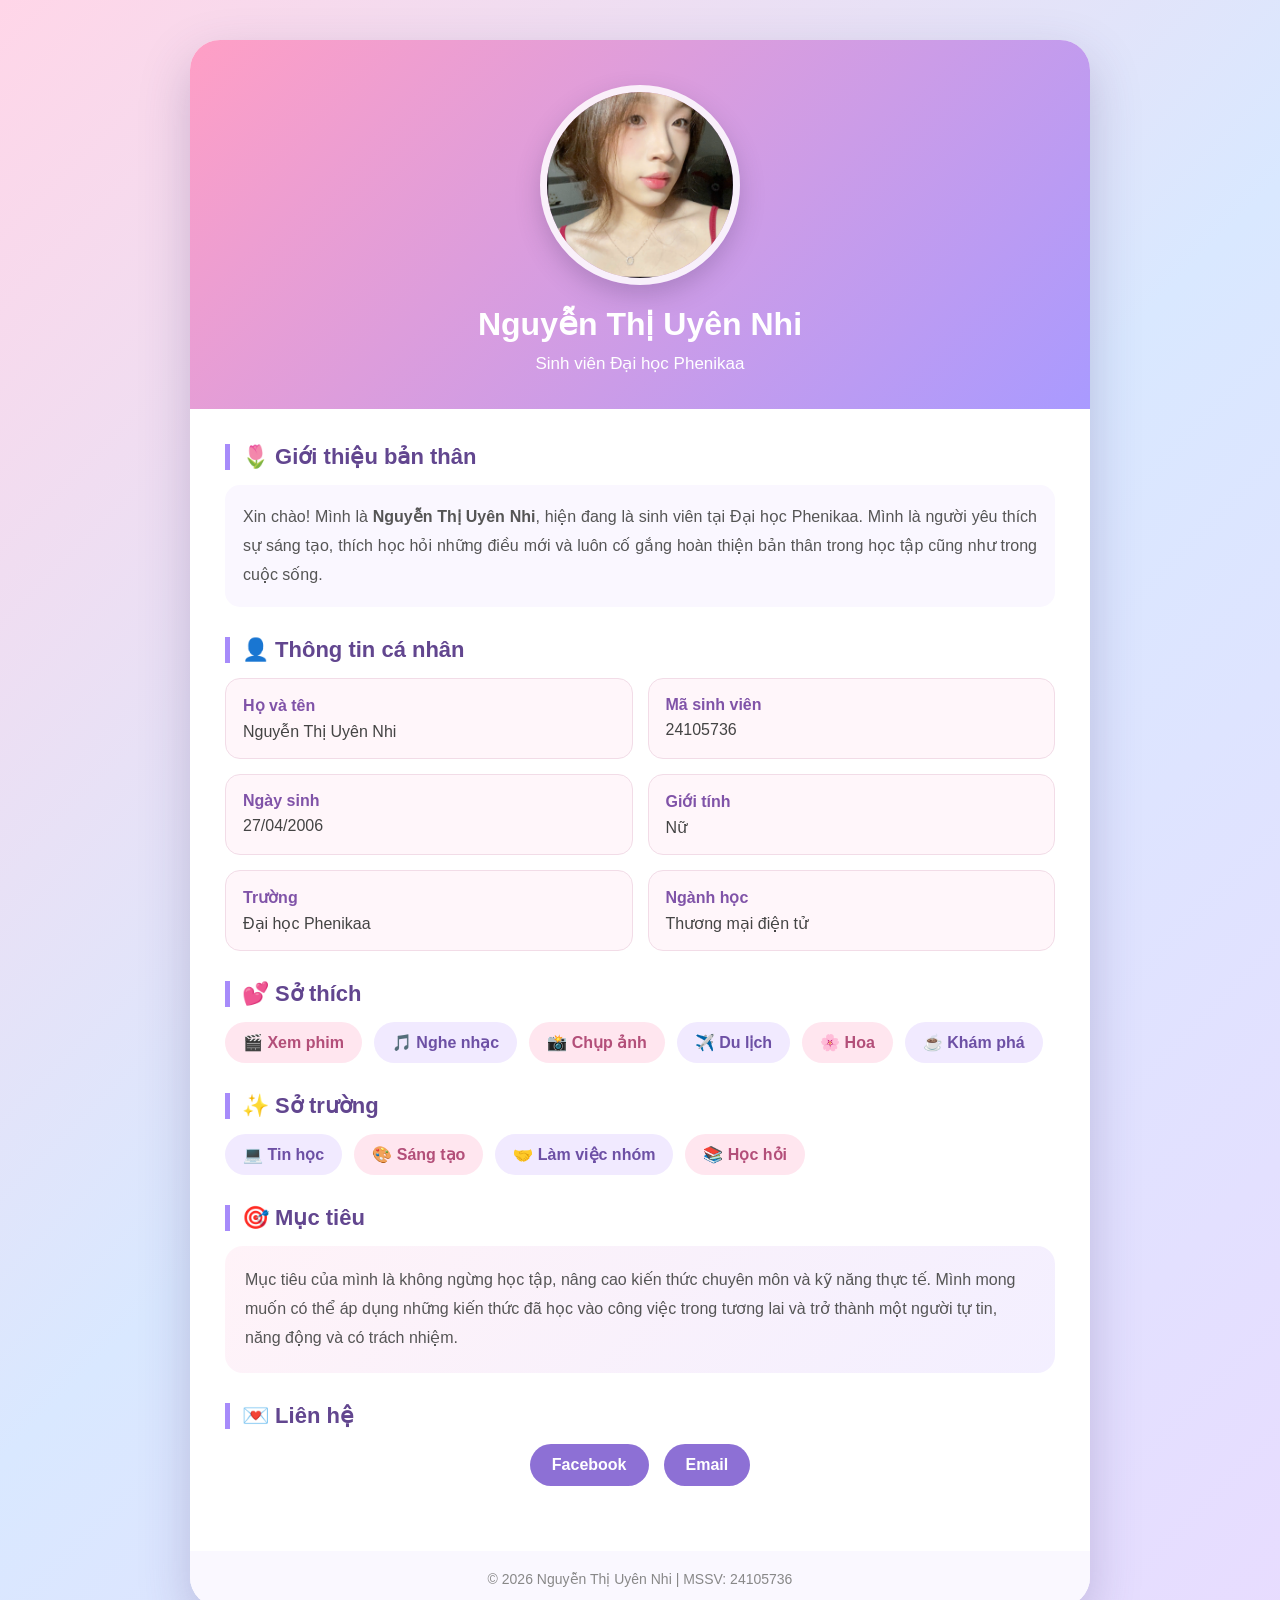
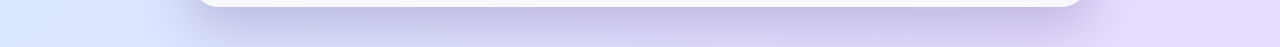
<file: tasks/Nguyễn Thị Uyên Nhi/index.html>
<!DOCTYPE html>
<html lang="vi">
<head>
    <meta charset="UTF-8">
    <meta name="viewport" content="width=device-width, initial-scale=1.0">
    <title>Trang cá nhân - Nguyễn Thị Uyên Nhi</title>

    <style>
        * {
            margin: 0;
            padding: 0;
            box-sizing: border-box;
        }

        body {
            font-family: Arial, Helvetica, sans-serif;
            min-height: 100vh;
            display: flex;
            justify-content: center;
            align-items: center;
            padding: 40px 20px;
            background: linear-gradient(135deg, #ffd6e8, #d9e8ff, #e8dcff);
        }

        .container {
            width: 900px;
            max-width: 100%;
            background: white;
            border-radius: 30px;
            overflow: hidden;
            box-shadow: 0 20px 50px rgba(80, 60, 120, 0.25);
        }

        .header {
            text-align: center;
            padding: 45px 30px 35px;
            background: linear-gradient(135deg, #ff9fc5, #a99aff);
            color: white;
        }

        .avatar {
            width: 200px;
            height: 200px;
            object-fit: cover;
            margin: 0 auto 20px;
            border-radius: 50%;
            display: block;
            border: 7px solid rgba(255, 255, 255, 0.85);
            box-shadow: 0 10px 25px rgba(70, 50, 100, 0.25);
        }

        .header h1 {
            font-size: 32px;
            margin-bottom: 10px;
        }

        .header p {
            font-size: 17px;
        }

        .content {
            padding: 35px;
        }

        .section {
            margin-bottom: 30px;
        }

        .section h2 {
            color: #62468f;
            font-size: 22px;
            margin-bottom: 15px;
            border-left: 5px solid #a78bfa;
            padding-left: 12px;
        }

        .intro {
            color: #555;
            line-height: 1.8;
            text-align: justify;
            background-color: #faf7ff;
            padding: 18px;
            border-radius: 15px;
        }

        .information {
            display: grid;
            grid-template-columns: repeat(2, 1fr);
            gap: 15px;
        }

        .info-box {
            padding: 17px;
            background-color: #fff6fa;
            border-radius: 15px;
            border: 1px solid #f2dce7;
            transition: 0.3s;
        }

        .info-box:hover {
            transform: translateY(-4px);
            box-shadow: 0 8px 20px rgba(150, 100, 150, 0.15);
        }

        .info-box strong {
            display: block;
            color: #8053a8;
            margin-bottom: 7px;
        }

        .info-box span {
            color: #444;
        }

        .skills {
            display: flex;
            flex-wrap: wrap;
            gap: 12px;
        }

        .tag {
            padding: 11px 18px;
            border-radius: 30px;
            background-color: #f1eaff;
            color: #6d50a5;
            font-weight: bold;
            transition: 0.3s;
        }

        .tag:hover {
            transform: scale(1.05);
        }

        .tag.pink {
            background-color: #ffe6ef;
            color: #b34f79;
        }

        .goal {
            padding: 20px;
            background: linear-gradient(135deg, #fff3f8, #f3efff);
            border-radius: 18px;
            color: #555;
            line-height: 1.8;
        }

        .contact {
            display: flex;
            justify-content: center;
            gap: 15px;
            flex-wrap: wrap;
        }

        .contact a {
            text-decoration: none;
            padding: 12px 22px;
            border-radius: 25px;
            background-color: #8d70d5;
            color: white;
            font-weight: bold;
            transition: 0.3s;
        }

        .contact a:hover {
            background-color: #6f54b5;
            transform: translateY(-3px);
        }

        .footer {
            text-align: center;
            padding: 20px;
            background-color: #faf8ff;
            color: #888;
            font-size: 14px;
        }

        @media (max-width: 650px) {
            body {
                padding: 15px;
            }

            .header h1 {
                font-size: 26px;
            }

            .content {
                padding: 25px 20px;
            }

            .information {
                grid-template-columns: 1fr;
            }

            .avatar {
                width: 115px;
                height: 115px;
                font-size: 45px;
            }
        }
    </style>
</head>

<body>

    <div class="container">

        <header class="header">
            <img src="../img/nhi.png" alt="Nguyễn Thị Uyên Nhi" class="avatar" width="200">

            <h1>Nguyễn Thị Uyên Nhi</h1>

            <p>Sinh viên Đại học Phenikaa</p>
        </header>

        <main class="content">

            <section class="section">
                <h2>🌷 Giới thiệu bản thân</h2>

                <p class="intro">
                    Xin chào! Mình là <strong>Nguyễn Thị Uyên Nhi</strong>,
                    hiện đang là sinh viên tại Đại học Phenikaa.
                    Mình là người yêu thích sự sáng tạo, thích học hỏi
                    những điều mới và luôn cố gắng hoàn thiện bản thân
                    trong học tập cũng như trong cuộc sống.
                </p>
            </section>

            <section class="section">
                <h2>👤 Thông tin cá nhân</h2>

                <div class="information">

                    <div class="info-box">
                        <strong>Họ và tên</strong>
                        <span>Nguyễn Thị Uyên Nhi</span>
                    </div>

                    <div class="info-box">
                        <strong>Mã sinh viên</strong>
                        <span>24105736</span>
                    </div>

                    <div class="info-box">
                        <strong>Ngày sinh</strong>
                        <span>27/04/2006</span>
                    </div>

                    <div class="info-box">
                        <strong>Giới tính</strong>
                        <span>Nữ</span>
                    </div>

                    <div class="info-box">
                        <strong>Trường</strong>
                        <span>Đại học Phenikaa</span>
                    </div>

                    <div class="info-box">
                        <strong>Ngành học</strong>
                        <span>Thương mại điện tử</span>
                    </div>

                </div>
            </section>

            <section class="section">
                <h2>💕 Sở thích</h2>

                <div class="skills">
                    <span class="tag pink">🎬 Xem phim</span>
                    <span class="tag">🎵 Nghe nhạc</span>
                    <span class="tag pink">📸 Chụp ảnh</span>
                    <span class="tag">✈️ Du lịch</span>
                    <span class="tag pink">🌸 Hoa</span>
                    <span class="tag">☕ Khám phá</span>
                </div>
            </section>

            <section class="section">
                <h2>✨ Sở trường</h2>

                <div class="skills">
                    <span class="tag">💻 Tin học</span>
                    <span class="tag pink">🎨 Sáng tạo</span>
                    <span class="tag">🤝 Làm việc nhóm</span>
                    <span class="tag pink">📚 Học hỏi</span>
                </div>
            </section>

            <section class="section">
                <h2>🎯 Mục tiêu</h2>

                <p class="goal">
                    Mục tiêu của mình là không ngừng học tập, nâng cao
                    kiến thức chuyên môn và kỹ năng thực tế. Mình mong
                    muốn có thể áp dụng những kiến thức đã học vào công
                    việc trong tương lai và trở thành một người tự tin,
                    năng động và có trách nhiệm.
                </p>
            </section>

            <section class="section">
                <h2>💌 Liên hệ</h2>

                <div class="contact">
                    <a href="#">Facebook</a>
                    <a href="#">Email</a>
                </div>
            </section>

        </main>

        <footer class="footer">
            © 2026 Nguyễn Thị Uyên Nhi | MSSV: 24105736
        </footer>

    </div>

</body>
</html>
</file>
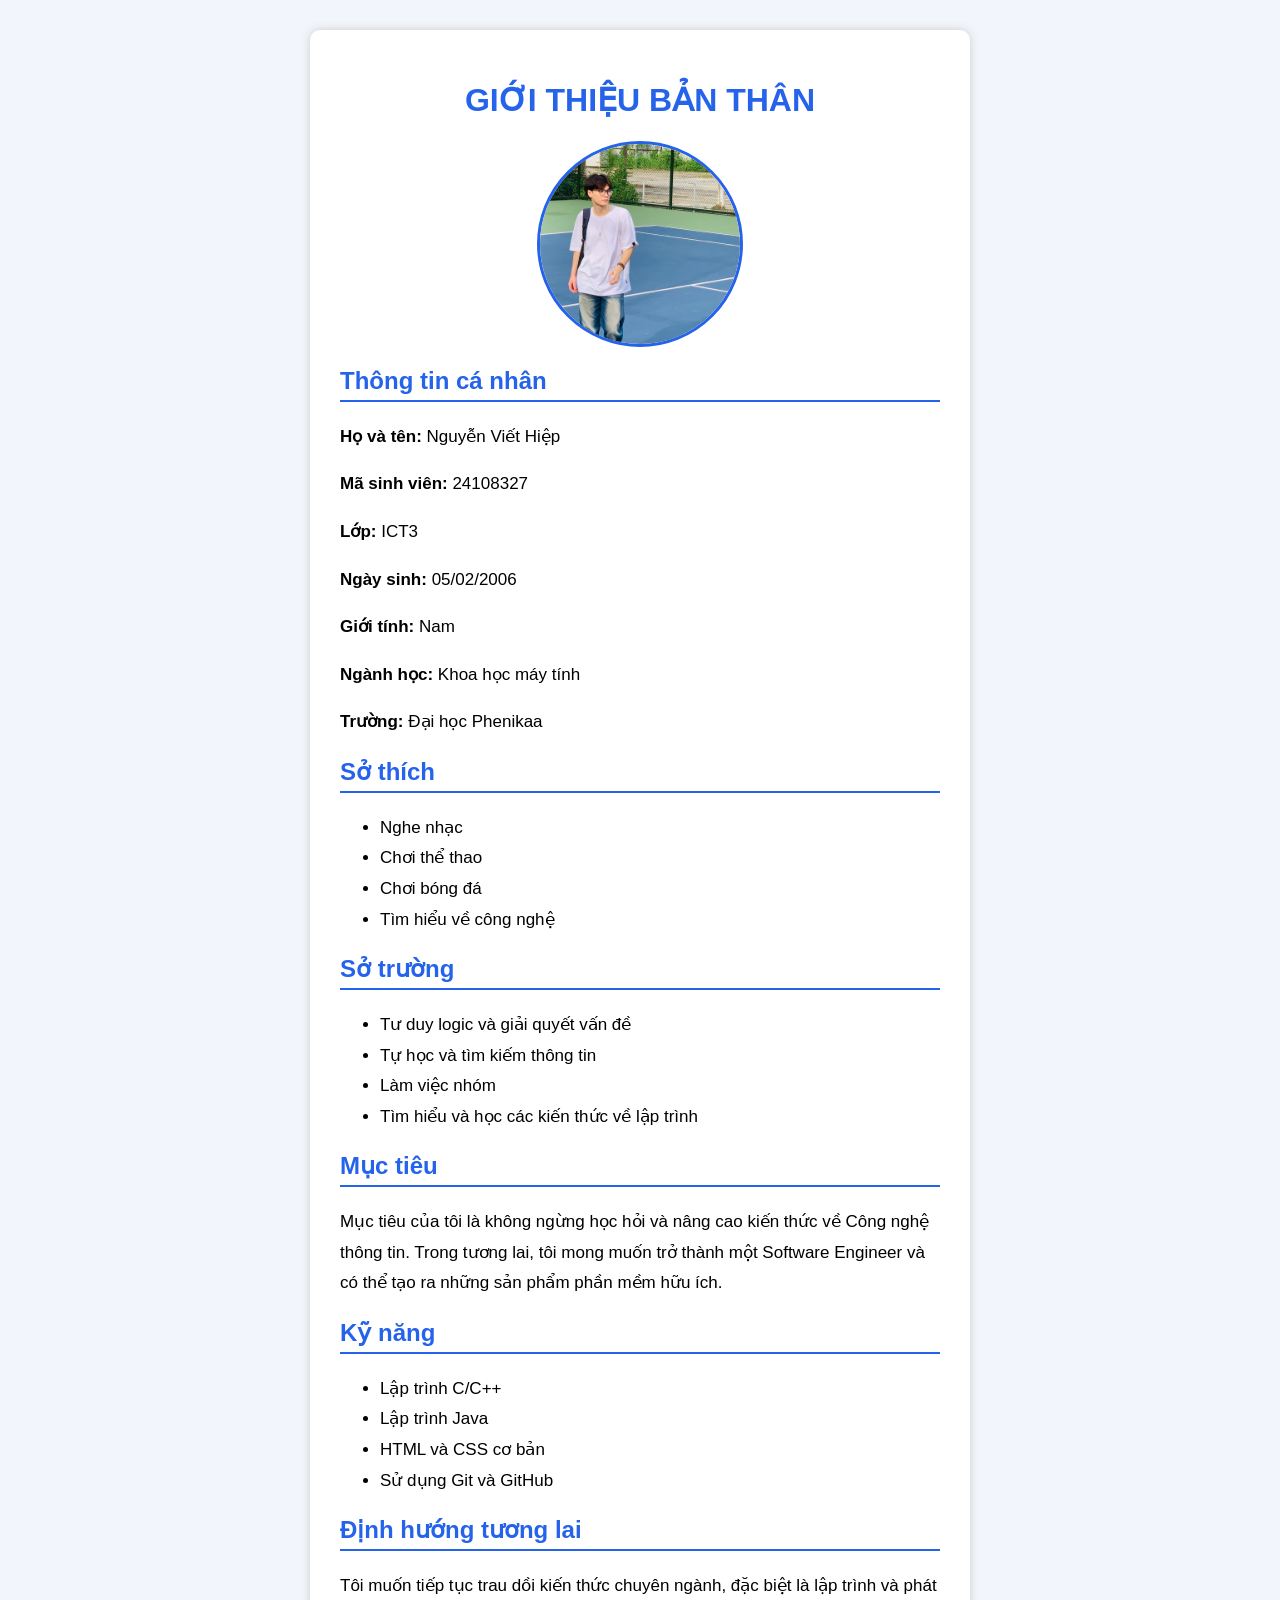
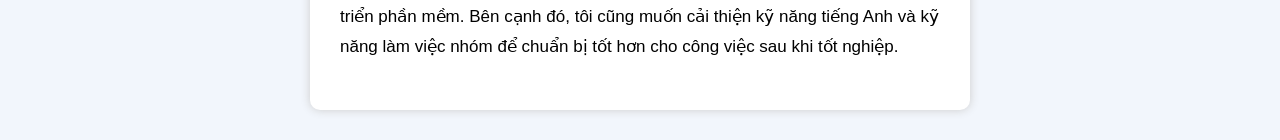
<file: tasks/Nguyễn Viết Hiệp/index.html>
<!DOCTYPE html>
<html lang="vi">
<head>
    <meta charset="UTF-8">
    <title>Giới thiệu bản thân</title>

    <style>
        body {
            font-family: Arial, sans-serif;
            background-color: #f2f6fc;
            margin: 0;
            padding: 30px;
        }

        .container {
            width: 600px;
            margin: auto;
            background-color: white;
            padding: 30px;
            border-radius: 10px;
            box-shadow: 0 0 10px #ccc;
        }

        h1 {
            text-align: center;
            color: #2563eb;
        }

        h2 {
            color: #2563eb;
            border-bottom: 2px solid #2563eb;
            padding-bottom: 5px;
        }

        .avatar {
            display: block;
            width: 200px;
            height: 200px;
            object-fit: cover;
            border-radius: 50%;
            margin: 20px auto;
            border: 3px solid #2563eb;
        }

        p, li {
            font-size: 17px;
            line-height: 1.8;
        }
    </style>
</head>

<body>

    <div class="container">

        <h1>GIỚI THIỆU BẢN THÂN</h1>

        <img src="../img/avt.jpg" alt="Ảnh đại diện" class="avatar">

        <h2>Thông tin cá nhân</h2>

        <p><b>Họ và tên:</b> Nguyễn Viết Hiệp</p>
        <p><b>Mã sinh viên:</b> 24108327</p>
        <p><b>Lớp:</b> ICT3</p>
        <p><b>Ngày sinh:</b> 05/02/2006</p>
        <p><b>Giới tính:</b> Nam</p>
        <p><b>Ngành học:</b> Khoa học máy tính</p>
        <p><b>Trường:</b> Đại học Phenikaa</p>


        <h2>Sở thích</h2>

        <ul>
            <li>Nghe nhạc</li>
            <li>Chơi thể thao</li>
            <li>Chơi bóng đá</li>
            <li>Tìm hiểu về công nghệ</li>
        </ul>


        <h2>Sở trường</h2>

        <ul>
            <li>Tư duy logic và giải quyết vấn đề</li>
            <li>Tự học và tìm kiếm thông tin</li>
            <li>Làm việc nhóm</li>
            <li>Tìm hiểu và học các kiến thức về lập trình</li>
        </ul>


        <h2>Mục tiêu</h2>

        <p>
            Mục tiêu của tôi là không ngừng học hỏi và nâng cao kiến thức
            về Công nghệ thông tin. Trong tương lai, tôi mong muốn trở thành
            một Software Engineer và có thể tạo ra những sản phẩm phần mềm
            hữu ích.
        </p>


        <h2>Kỹ năng</h2>

        <ul>
            <li>Lập trình C/C++</li>
            <li>Lập trình Java</li>
            <li>HTML và CSS cơ bản</li>
            <li>Sử dụng Git và GitHub</li>
        </ul>


        <h2>Định hướng tương lai</h2>

        <p>
            Tôi muốn tiếp tục trau dồi kiến thức chuyên ngành, đặc biệt là
            lập trình và phát triển phần mềm. Bên cạnh đó, tôi cũng muốn
            cải thiện kỹ năng tiếng Anh và kỹ năng làm việc nhóm để chuẩn bị
            tốt hơn cho công việc sau khi tốt nghiệp.
        </p>

    </div>

</body>
</html>
</file>
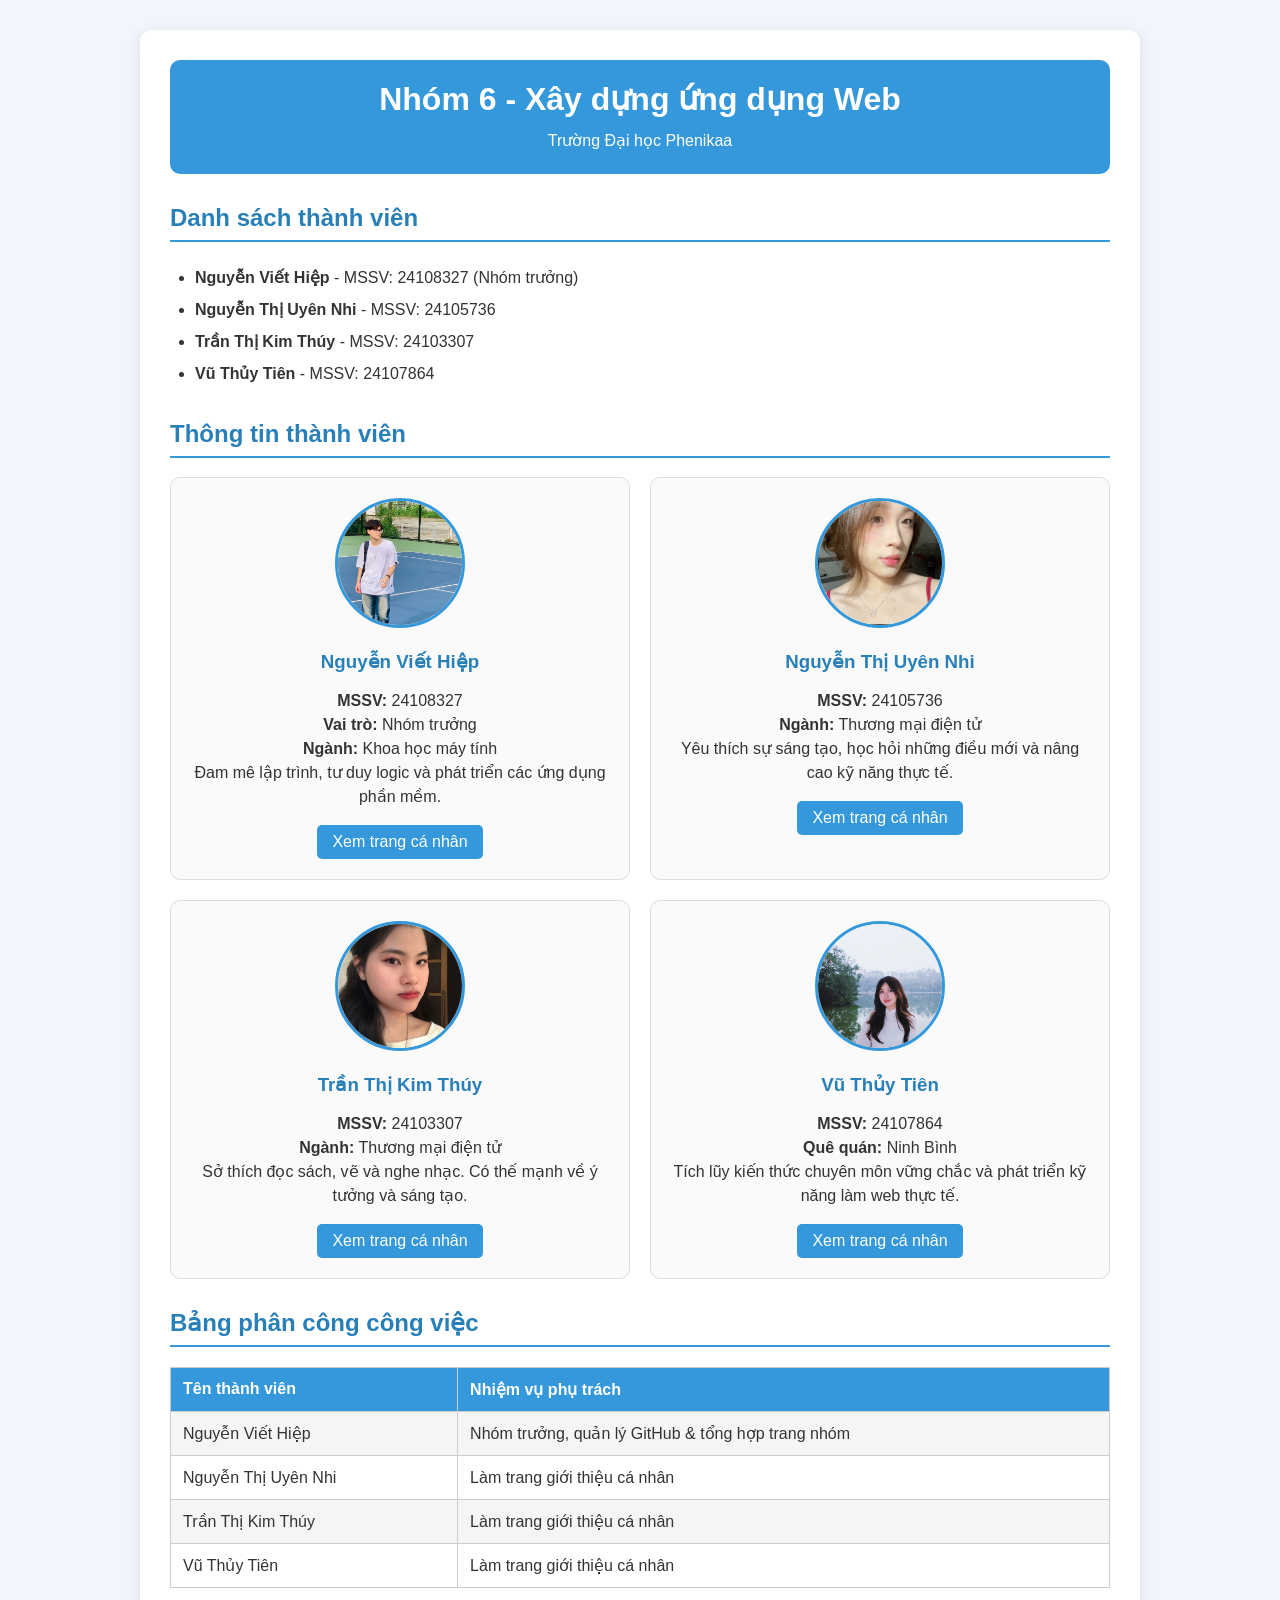
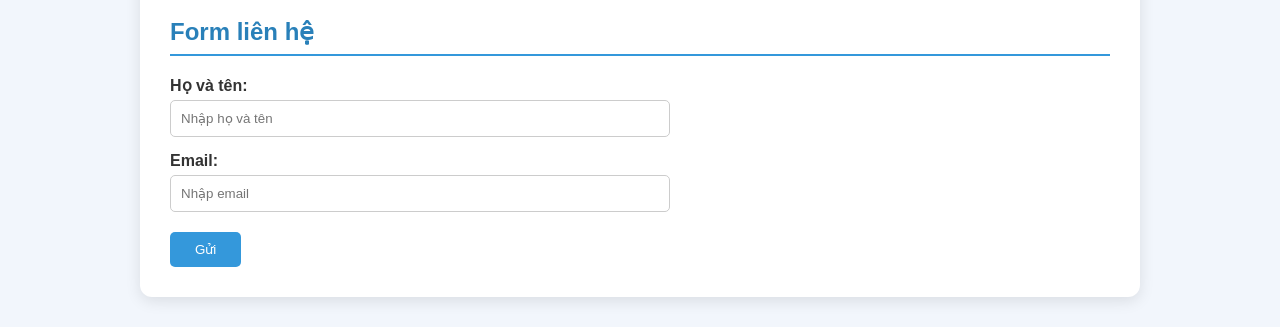
<file: tasks/nhom/index.html>
<!DOCTYPE html>
<html lang="vi">

<head>
    <meta charset="UTF-8">
    <meta name="viewport" content="width=device-width, initial-scale=1.0">
    <title>Giới thiệu Nhóm 6</title>

    <link rel="stylesheet" href="style.css">
</head>

<body>

    <div class="container">

        <!-- TIÊU ĐỀ -->
        <header>
            <h1>Nhóm 6 - Xây dựng ứng dụng Web</h1>
            <p>Trường Đại học Phenikaa</p>
        </header>


        <!-- DANH SÁCH THÀNH VIÊN -->
        <section>
            <h2>Danh sách thành viên</h2>

            <ul class="member-list">
                <li><strong>Nguyễn Viết Hiệp</strong> - MSSV: 24108327 (Nhóm trưởng)</li>
                <li><strong>Nguyễn Thị Uyên Nhi</strong> - MSSV: 24105736</li>
                <li><strong>Trần Thị Kim Thúy</strong> - MSSV: 24103307</li>
                <li><strong>Vũ Thủy Tiên</strong> - MSSV: 24107864</li>
            </ul>
        </section>


        <!-- THÔNG TIN THÀNH VIÊN -->
        <section>

            <h2>Thông tin thành viên</h2>

            <div class="members">


                <!-- THÀNH VIÊN 1 -->
                <div class="member">

                    <img src="../img/avt.jpg" alt="Nguyễn Viết Hiệp">

                    <h3>Nguyễn Viết Hiệp</h3>

                    <p>
                        <strong>MSSV:</strong> 24108327<br>
                        <strong>Vai trò:</strong> Nhóm trưởng<br>
                        <strong>Ngành:</strong> Khoa học máy tính<br>
                        Đam mê lập trình, tư duy logic và phát triển các ứng dụng phần mềm.
                    </p>

                    <a href="../Nguyễn Viết Hiệp/index.html">
                        Xem trang cá nhân
                    </a>

                </div>


                <!-- THÀNH VIÊN 2 -->
                <div class="member">

                    <img src="../img/nhi.png" alt="Nguyễn Thị Uyên Nhi">

                    <h3>Nguyễn Thị Uyên Nhi</h3>

                    <p>
                        <strong>MSSV:</strong> 24105736<br>
                        <strong>Ngành:</strong> Thương mại điện tử<br>
                        Yêu thích sự sáng tạo, học hỏi những điều mới và nâng cao kỹ năng thực tế.
                    </p>

                    <a href="../Nguyễn Thị Uyên Nhi/index.html">
                        Xem trang cá nhân
                    </a>

                </div>


                <!-- THÀNH VIÊN 3 -->
                <div class="member">

                    <img src="../img/thuy.jpg" alt="Trần Thị Kim Thúy">

                    <h3>Trần Thị Kim Thúy</h3>

                    <p>
                        <strong>MSSV:</strong> 24103307<br>
                        <strong>Ngành:</strong> Thương mại điện tử<br>
                        Sở thích đọc sách, vẽ và nghe nhạc. Có thế mạnh về ý tưởng và sáng tạo.
                    </p>

                    <a href="../Trần Thị Kim Thúy/index.html">
                        Xem trang cá nhân
                    </a>

                </div>


                <!-- THÀNH VIÊN 4 -->
                <div class="member">

                    <img src="../img/thuytien.jpg" alt="Vũ Thủy Tiên">

                    <h3>Vũ Thủy Tiên</h3>

                    <p>
                        <strong>MSSV:</strong> 24107864<br>
                        <strong>Quê quán:</strong> Ninh Bình<br>
                        Tích lũy kiến thức chuyên môn vững chắc và phát triển kỹ năng làm web thực tế.
                    </p>

                    <a href="../Vũ Thủy Tiên/index.html">
                        Xem trang cá nhân
                    </a>

                </div>

            </div>

        </section>


        <!-- BẢNG PHÂN CÔNG -->
        <section>

            <h2>Bảng phân công công việc</h2>

            <table>

                <tr>
                    <th>Tên thành viên</th>
                    <th>Nhiệm vụ phụ trách</th>
                </tr>

                <tr>
                    <td>Nguyễn Viết Hiệp</td>
                    <td>Nhóm trưởng, quản lý GitHub & tổng hợp trang nhóm</td>
                </tr>

                <tr>
                    <td>Nguyễn Thị Uyên Nhi</td>
                    <td>Làm trang giới thiệu cá nhân</td>
                </tr>

                <tr>
                    <td>Trần Thị Kim Thúy</td>
                    <td>Làm trang giới thiệu cá nhân</td>
                </tr>

                <tr>
                    <td>Vũ Thủy Tiên</td>
                    <td>Làm trang giới thiệu cá nhân</td>
                </tr>

            </table>

        </section>


        <!-- FORM LIÊN HỆ -->
        <section>

            <h2>Form liên hệ</h2>

            <form>

                <label>Họ và tên:</label>
                <input type="text" name="name" placeholder="Nhập họ và tên">

                <label>Email:</label>
                <input type="email" name="email" placeholder="Nhập email">

                <input type="submit" value="Gửi">

            </form>

        </section>

    </div>

</body>

</html>
</file>
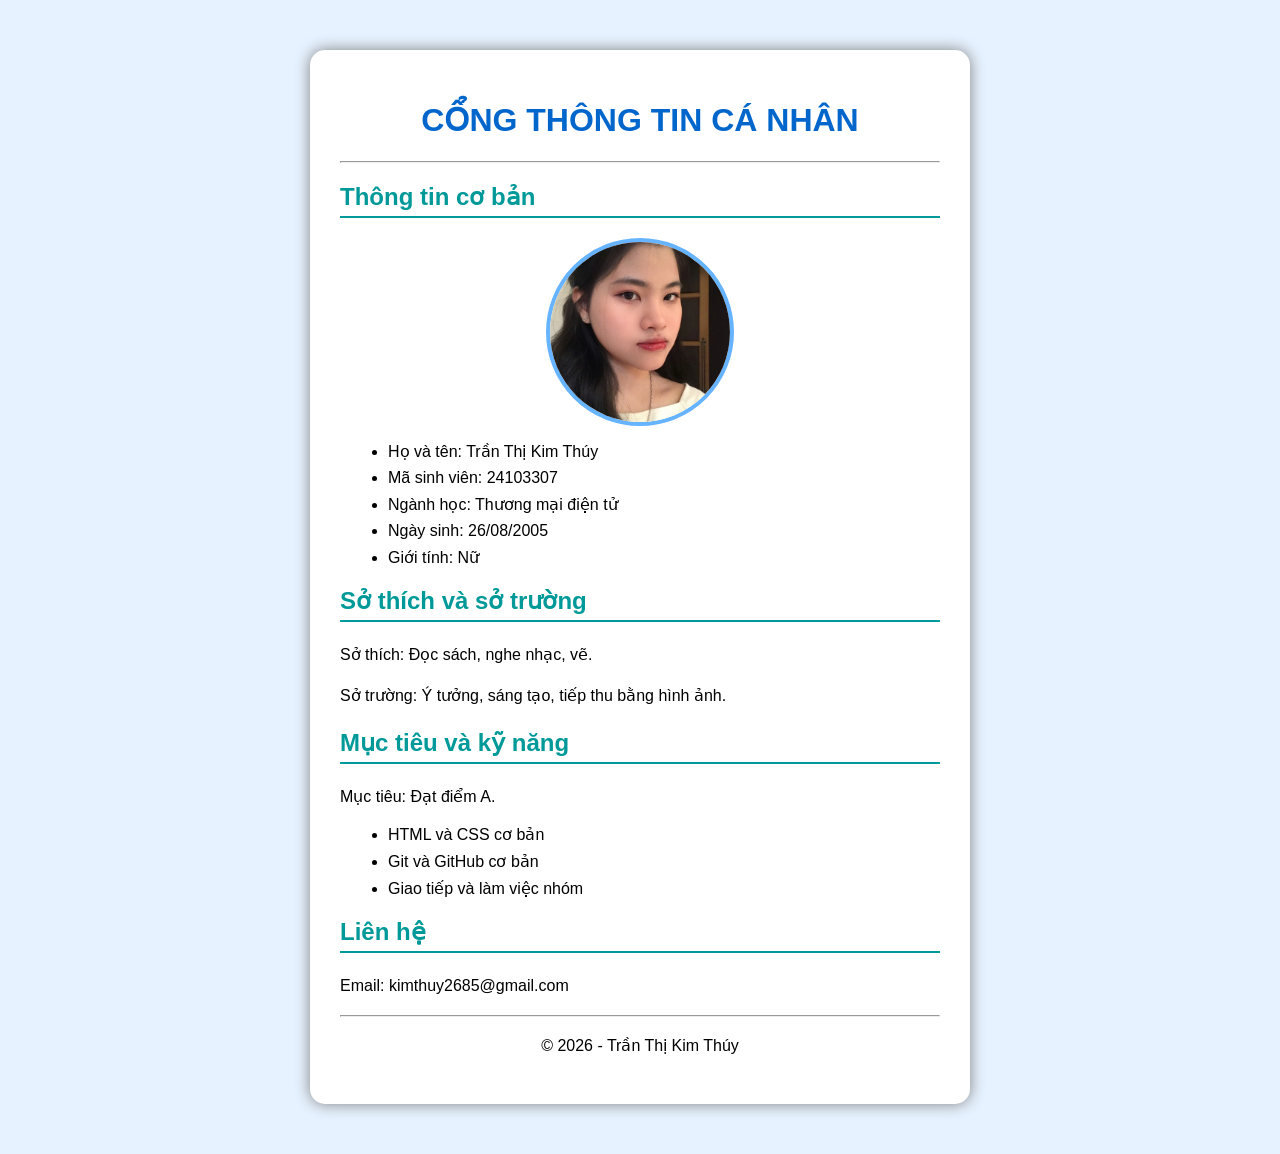
<file: tasks/Trần Thị Kim Thúy/index.html>
<!DOCTYPE html>
<html lang="vi">

<head>
    <meta charset="UTF-8">
    <meta name="viewport" content="width=device-width, initial-scale=1.0">
    <title>Giới thiệu bản thân - Trần Thị Kim Thúy</title>

    <style>
        body {
            background-color: #e6f2ff;
            font-family: Arial;
        }

        .box {
            width: 600px;
            margin: 50px auto;
            padding: 30px;
            background-color: white;
            border-radius: 15px;
            box-shadow: 0 0 15px gray;
        }

        h1 {
            text-align: center;
            color: #0066cc;
        }

        h2 {
            color: #009999;
            border-bottom: 2px solid #009999;
            padding-bottom: 5px;
        }

        img {
            display: block;
            margin: auto;
            border-radius: 50%;
            border: 4px solid #66b3ff;
            width: 180px;
            height: 180px;
            object-fit: cover;
        }

        li {
            margin: 8px;
        }

        p {
            line-height: 1.6;
        }
    </style>
</head>

<body>

    <div class="box">

        <h1>CỔNG THÔNG TIN CÁ NHÂN</h1>
        <hr>

        <h2>Thông tin cơ bản</h2>

        <img src="../img/thuy.jpg" alt="Trần Thị Kim Thúy" width="180">

        <ul>
            <li>Họ và tên: Trần Thị Kim Thúy</li>
            <li>Mã sinh viên: 24103307</li>
            <li>Ngành học: Thương mại điện tử</li>
            <li>Ngày sinh: 26/08/2005</li>
            <li>Giới tính: Nữ</li>
        </ul>

        <h2>Sở thích và sở trường</h2>
        <p>Sở thích: Đọc sách, nghe nhạc, vẽ.</p>
        <p>Sở trường: Ý tưởng, sáng tạo, tiếp thu bằng hình ảnh.</p>

        <h2>Mục tiêu và kỹ năng</h2>
        <p>Mục tiêu: Đạt điểm A.</p>

        <ul>
            <li>HTML và CSS cơ bản</li>
            <li>Git và GitHub cơ bản</li>
            <li>Giao tiếp và làm việc nhóm</li>
        </ul>

        <h2>Liên hệ</h2>
        <p>Email: kimthuy2685@gmail.com</p>

        <hr>
        <p style="text-align:center;">© 2026 - Trần Thị Kim Thúy</p>

    </div>

</body>
</html>
</file>
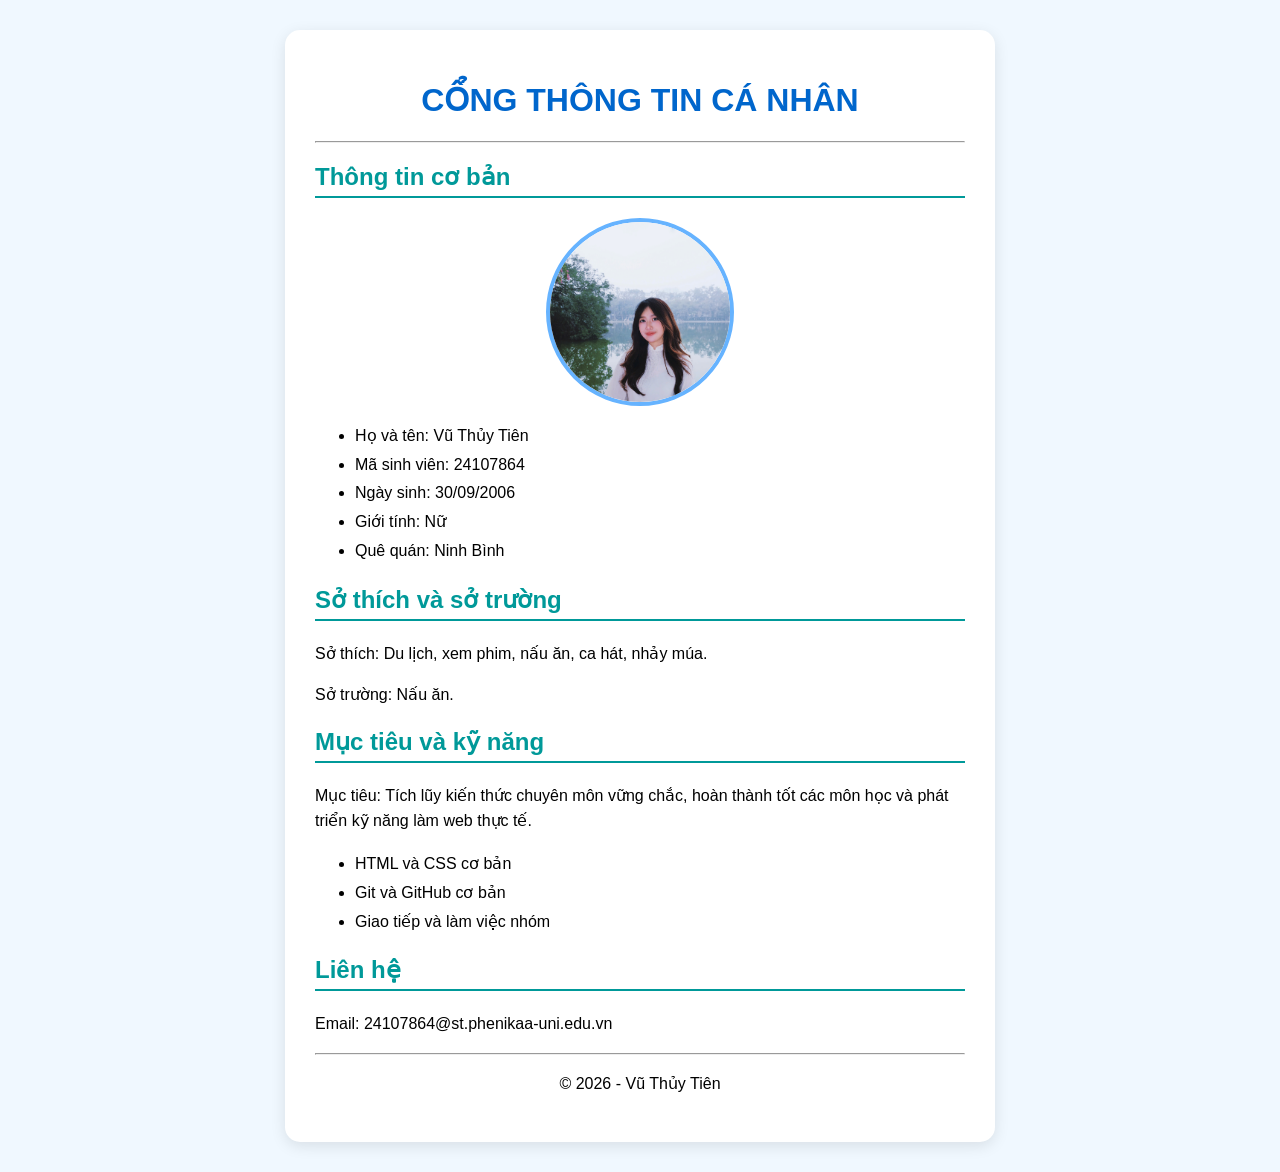
<file: tasks/Vũ Thủy Tiên/index.html>
<!DOCTYPE html>
<html lang="vi">
<head>
    <meta charset="UTF-8">
    <meta name="viewport" content="width=device-width, initial-scale=1.0">
    <title>Giới thiệu bản thân - Vũ Thủy Tiên</title>
    <style>
        body {
            font-family: Arial, sans-serif;
            background-color: #f0f8ff;
            margin: 0;
            padding: 30px;
        }

        .container {
            max-width: 650px;
            margin: auto;
            background-color: white;
            padding: 30px;
            border-radius: 15px;
            box-shadow: 0 4px 15px rgba(0,0,0,0.1);
        }

        h1 {
            color: #0066cc;
            text-align: center;
        }

        h2 {
            color: #009999;
            border-bottom: 2px solid #009999;
            padding-bottom: 5px;
            margin-top: 20px;
        }

        img {
            display: block;
            margin: 15px auto;
            border-radius: 50%;
            border: 4px solid #66b3ff;
            width: 180px;
            height: 180px;
            object-fit: cover;
        }

        ul {
            line-height: 1.8;
        }

        p {
            line-height: 1.6;
        }
    </style>
</head>

<body>

    <div class="container">
        <h1>CỔNG THÔNG TIN CÁ NHÂN</h1>
        <hr>

        <h2>Thông tin cơ bản</h2>
        <img src="../img/thuytien.jpg" alt="Vũ Thủy Tiên" width="180">

        <ul>
            <li>Họ và tên: Vũ Thủy Tiên</li>
            <li>Mã sinh viên: 24107864</li>
            <li>Ngày sinh: 30/09/2006</li>
            <li>Giới tính: Nữ</li>
            <li>Quê quán: Ninh Bình</li>
        </ul>

        <h2>Sở thích và sở trường</h2>
        <p>Sở thích: Du lịch, xem phim, nấu ăn, ca hát, nhảy múa.</p>
        <p>Sở trường: Nấu ăn.</p>

        <h2>Mục tiêu và kỹ năng</h2>
        <p>Mục tiêu: Tích lũy kiến thức chuyên môn vững chắc, hoàn thành tốt các môn học và phát triển kỹ năng làm web thực tế.</p>
        <ul>
            <li>HTML và CSS cơ bản</li>
            <li>Git và GitHub cơ bản</li>
            <li>Giao tiếp và làm việc nhóm</li>
        </ul>

        <h2>Liên hệ</h2>
        <p>Email: 24107864@st.phenikaa-uni.edu.vn</p>

        <hr>
        <p style="text-align:center;">© 2026 - Vũ Thủy Tiên</p>
    </div>

</body>
</html>
</file>
<file: tasks/nhom/style.css>
/* Thiết lập chung */
* {
    box-sizing: border-box;
}

body {
    font-family: Arial, sans-serif;
    background-color: #f2f6fc;
    margin: 0;
    padding: 30px;
    color: #333;
}


/* Khung chính */
.container {
    max-width: 1000px;
    margin: auto;
    background-color: white;
    padding: 30px;
    border-radius: 12px;
    box-shadow: 0 4px 15px rgba(0, 0, 0, 0.1);
}


/* Tiêu đề */
header {
    text-align: center;
    padding: 20px;
    background-color: #3498db;
    color: white;
    border-radius: 10px;
}

header h1 {
    margin: 0 0 10px;
}

header p {
    margin: 0;
    line-height: 1.6;
}


/* Tiêu đề các phần */
h2 {
    color: #2980b9;
    border-bottom: 2px solid #3498db;
    padding-bottom: 8px;
    margin-top: 30px;
}


/* Danh sách thành viên */
.member-list {
    line-height: 2;
    padding-left: 25px;
}


/* Khu vực thành viên */
.members {
    display: grid;
    grid-template-columns: repeat(2, 1fr);
    gap: 20px;
}


/* Thẻ thành viên */
.member {
    text-align: center;
    border: 1px solid #ddd;
    border-radius: 10px;
    padding: 20px;
    background-color: #fafafa;
}

.member img {
    width: 130px;
    height: 130px;
    object-fit: cover;
    border-radius: 50%;
    border: 3px solid #3498db;
}

.member h3 {
    color: #2980b9;
    margin-bottom: 10px;
}

.member p {
    line-height: 1.5;
}


/* Link cá nhân */
.member a {
    display: inline-block;
    text-decoration: none;
    background-color: #3498db;
    color: white;
    padding: 8px 15px;
    border-radius: 5px;
}

.member a:hover {
    background-color: #217dbb;
}


/* Bảng phân công */
table {
    width: 100%;
    border-collapse: collapse;
    margin-top: 15px;
}

th,
td {
    border: 1px solid #ccc;
    padding: 12px;
    text-align: left;
}

th {
    background-color: #3498db;
    color: white;
}

tr:nth-child(even) {
    background-color: #f5f5f5;
}


/* Form */
form {
    max-width: 500px;
}

form label {
    display: block;
    margin-top: 15px;
    margin-bottom: 5px;
    font-weight: bold;
}

input[type="text"],
input[type="email"] {
    width: 100%;
    padding: 10px;
    border: 1px solid #ccc;
    border-radius: 5px;
}

input[type="submit"] {
    margin-top: 20px;
    padding: 10px 25px;
    background-color: #3498db;
    color: white;
    border: none;
    border-radius: 5px;
    cursor: pointer;
}

input[type="submit"]:hover {
    background-color: #217dbb;
}


/* Hiển thị tốt trên điện thoại */
@media (max-width: 700px) {

    body {
        padding: 10px;
    }

    .container {
        padding: 15px;
    }

    .members {
        grid-template-columns: 1fr;
    }

}
</file>
